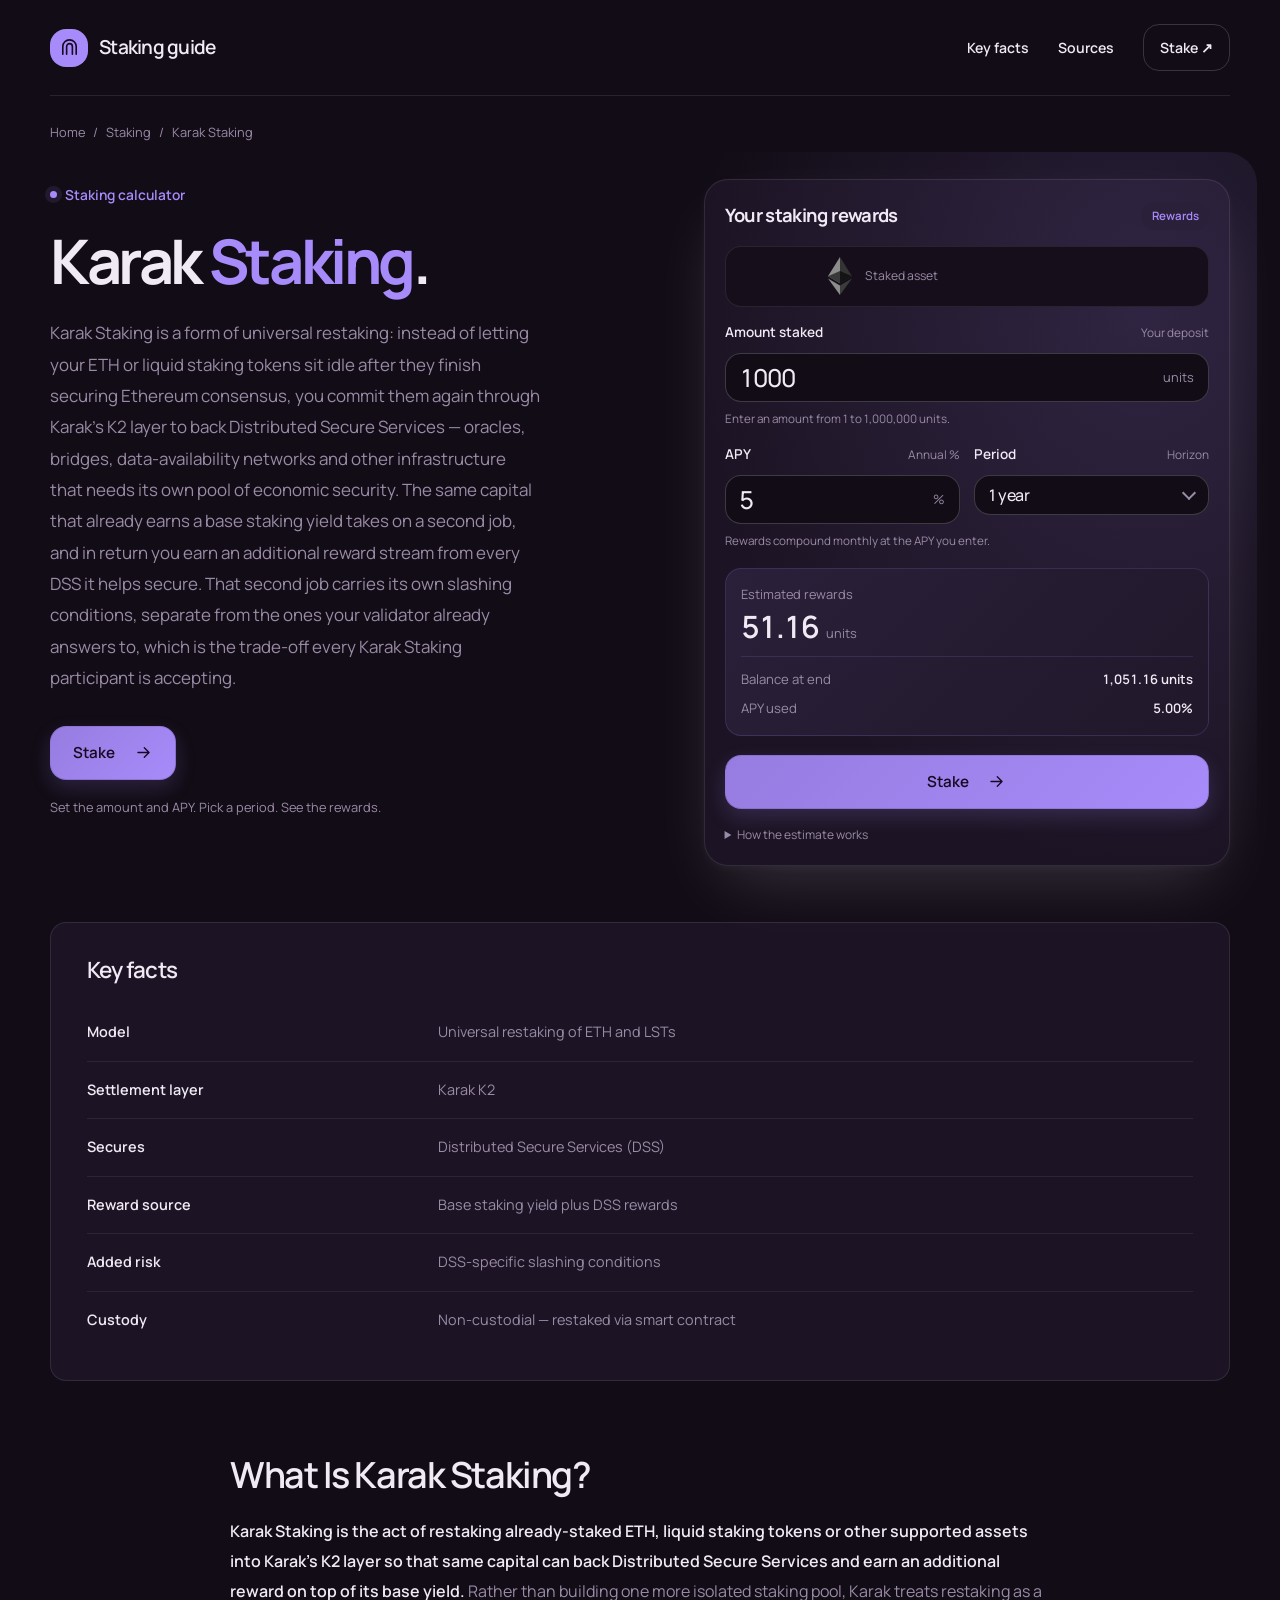
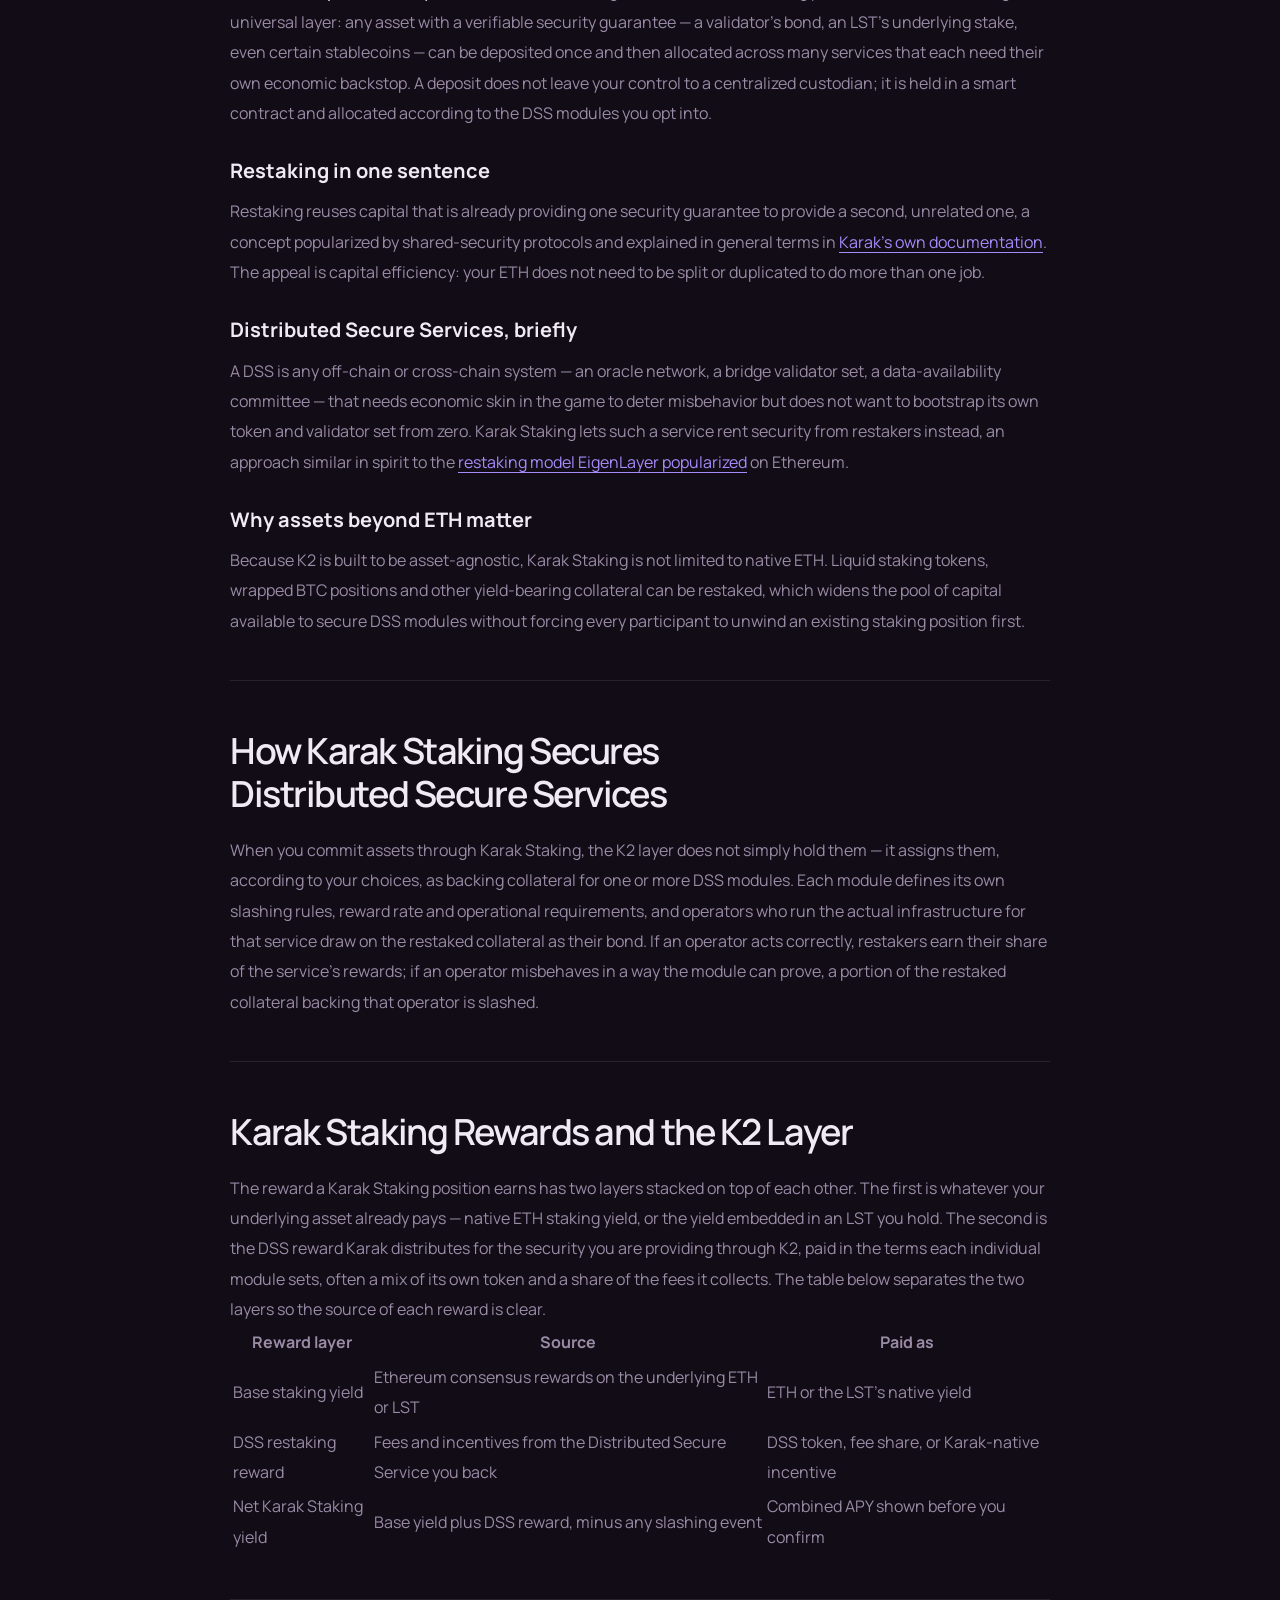
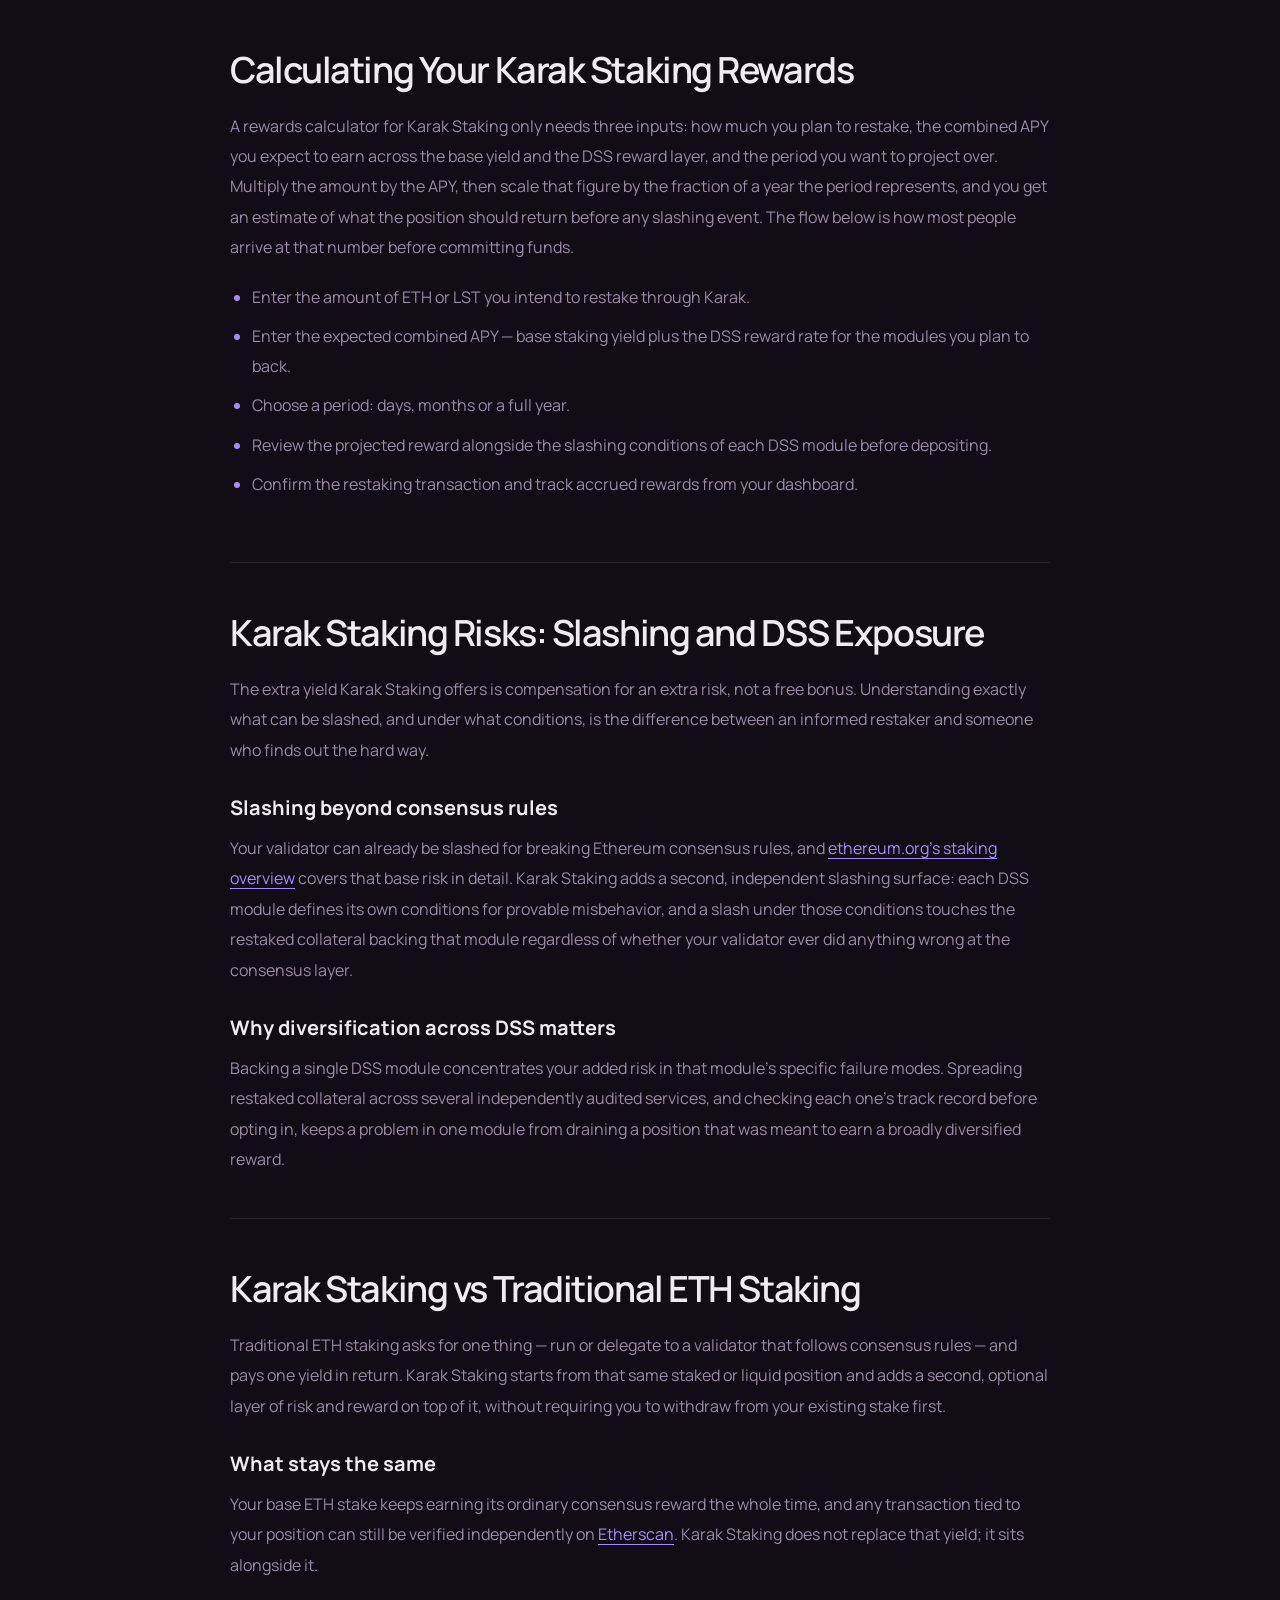
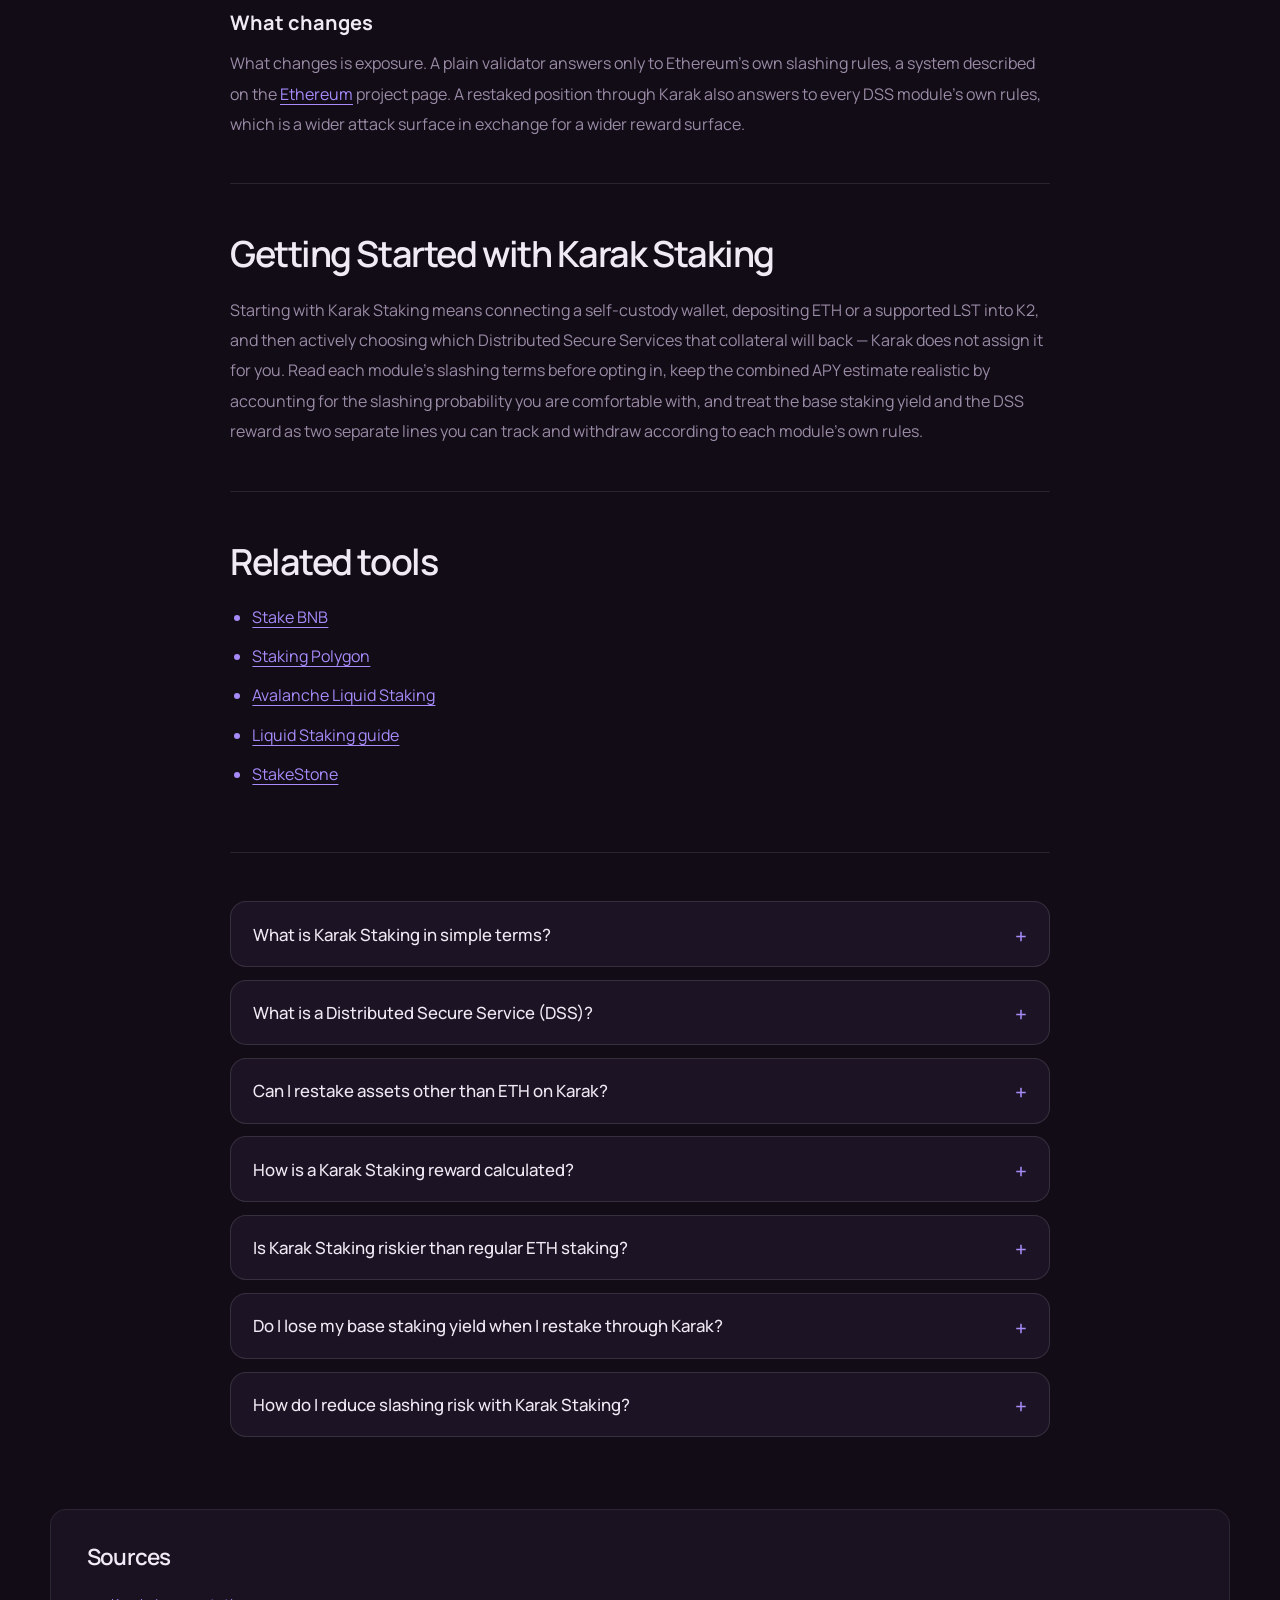
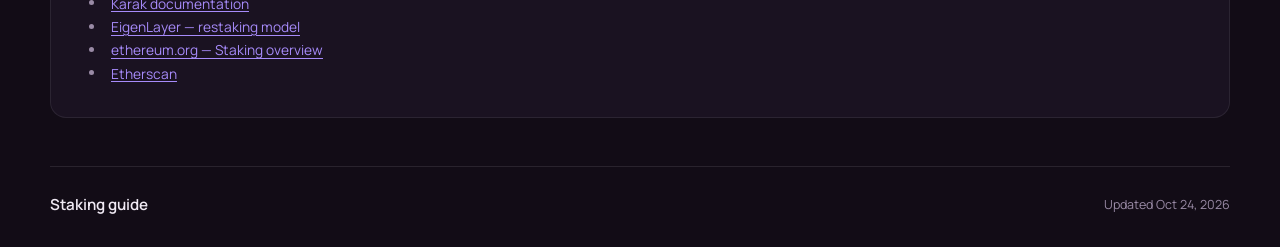
<file: index.html>
<!doctype html>
<html lang="en">
<head>
  <meta charset="utf-8">
  <meta name="viewport" content="width=device-width, initial-scale=1">
  <title>Karak Staking — Restake ETH & LSTs to Secure DSS</title>
  <meta name="description" content="Karak Staking lets you restake ETH, LSTs and other assets through the K2 layer to secure Distributed Secure Services, earning extra yield on top of your base stake while taking on added slashing exposure. See rewards, risk and the step-by-step flow.">
  <link rel="canonical" href="https://karak-staking.github.io/">
  <meta property="og:type" content="website">
  <meta property="og:title" content="Karak Staking">
  <meta property="og:description" content="Karak Staking lets you restake ETH, LSTs and other assets through the K2 layer to secure Distributed Secure Services, earning extra yield on top of your base stake while taking on added slashing exposure. See rewards, risk and the step-by-step flow.">
  <meta property="og:url" content="https://karak-staking.github.io/">
  <meta property="og:image" content="https://karak-staking.github.io/og.png">
  <meta name="twitter:card" content="summary_large_image">
  <meta name="twitter:title" content="Karak Staking">
  <meta name="twitter:description" content="Karak Staking lets you restake ETH, LSTs and other assets through the K2 layer to secure Distributed Secure Services, earning extra yield on top of your base stake while taking on added slashing exposure. See rewards, risk and the step-by-step flow.">
  <meta name="twitter:image" content="https://karak-staking.github.io/og.png">
<link rel="preconnect" href="https://fonts.googleapis.com"><link rel="preconnect" href="https://fonts.gstatic.com" crossorigin><link rel="stylesheet" href="https://fonts.googleapis.com/css2?family=Manrope:wght@400;500;600;700&family=Manrope:wght@500;600;700&display=swap">
<script type="application/ld+json">{"@context": "https://schema.org", "@graph": [{"@type": "WebSite", "@id": "https://karak-staking.github.io/#website", "url": "https://karak-staking.github.io/", "name": "Karak Staking — Restake ETH & LSTs to Secure DSS"}, {"@type": "WebPage", "@id": "https://karak-staking.github.io/#webpage", "url": "https://karak-staking.github.io/", "name": "Karak Staking — Restake ETH & LSTs to Secure DSS", "isPartOf": {"@id": "https://karak-staking.github.io/#website"}, "description": "Karak Staking lets you restake ETH, LSTs and other assets through the K2 layer to secure Distributed Secure Services, earning extra yield on top of your base stake while taking on added slashing exposure. See rewards, risk and the step-by-step flow.", "datePublished": "2026-10-24", "dateModified": "2026-10-24"}, {"@type": "SoftwareApplication", "name": "Karak Staking", "applicationCategory": "FinanceApplication", "operatingSystem": "Web", "offers": {"@type": "Offer", "price": "0", "priceCurrency": "USD"}}, {"@type": "BreadcrumbList", "itemListElement": [{"@type": "ListItem", "position": 1, "name": "Home", "item": "https://karak-staking.github.io/"}, {"@type": "ListItem", "position": 2, "name": "Staking"}, {"@type": "ListItem", "position": 3, "name": "Karak Staking"}]}, {"@type": "FAQPage", "mainEntity": [{"@type": "Question", "name": "What is Karak Staking in simple terms?", "acceptedAnswer": {"@type": "Answer", "text": "Karak Staking is restaking ETH, LSTs or other supported assets through Karak's K2 layer so that collateral also secures Distributed Secure Services, earning an additional reward on top of whatever base staking yield it already produces."}}, {"@type": "Question", "name": "What is a Distributed Secure Service (DSS)?", "acceptedAnswer": {"@type": "Answer", "text": "A DSS is infrastructure — an oracle, a bridge, a data-availability network — that needs economic security but does not want to bootstrap its own validator set. Karak Staking lets restakers supply that security in exchange for a share of the service's rewards."}}, {"@type": "Question", "name": "Can I restake assets other than ETH on Karak?", "acceptedAnswer": {"@type": "Answer", "text": "Yes. K2 is designed to be asset-agnostic, so liquid staking tokens and other yield-bearing collateral can be restaked alongside native ETH, widening the pool available to back DSS modules."}}, {"@type": "Question", "name": "How is a Karak Staking reward calculated?", "acceptedAnswer": {"@type": "Answer", "text": "Take the amount restaked, multiply it by the combined APY — base staking yield plus the DSS reward rate — and scale that by the fraction of the year you are projecting over. That gives an estimate before accounting for any slashing event."}}, {"@type": "Question", "name": "Is Karak Staking riskier than regular ETH staking?", "acceptedAnswer": {"@type": "Answer", "text": "It carries an additional risk layer. Regular ETH staking is only exposed to Ethereum's own slashing rules, while Karak Staking adds each DSS module's own slashing conditions on top of that, in exchange for an extra reward."}}, {"@type": "Question", "name": "Do I lose my base staking yield when I restake through Karak?", "acceptedAnswer": {"@type": "Answer", "text": "No. The base yield from your ETH or LST keeps accruing as usual; the DSS reward from Karak Staking is a second, separate layer added on top rather than a replacement."}}, {"@type": "Question", "name": "How do I reduce slashing risk with Karak Staking?", "acceptedAnswer": {"@type": "Answer", "text": "Diversify restaked collateral across multiple independently reviewed DSS modules rather than concentrating it in one, and read each module's specific slashing conditions before opting in."}}]}]}</script>
  <style>
    :root{--bg:#120C16;--surface:#1C1424;--text:#F0EAF4;--muted:#9A8BA6;--accent:#A78BFA;--accent-ink:#160A22;--radius:16px;--display:"Manrope";--body:"Manrope"}
    *{box-sizing:border-box}
    html{scroll-behavior:smooth;scroll-padding-top:2rem}
    body{margin:0;background:var(--bg);color:var(--text);font:400 1rem/1.7 var(--body);-webkit-font-smoothing:antialiased}
    a{color:var(--accent);text-underline-offset:.22em}
    a:hover{text-decoration-thickness:2px}
    :focus-visible{outline:3px solid var(--accent);outline-offset:5px}
    ::selection{background:var(--accent);color:var(--accent-ink)}
    h1,h2,h3,p{margin:0}
    h1,h2,h3{font-family:var(--display);text-wrap:balance}
    svg{display:block;flex-shrink:0}
    img{max-width:100%;height:auto}
    .c7f67d2{width:min(1180px,calc(100% - 64px));margin-inline:auto}
    .c0351be{position:absolute;top:1rem;left:1rem;z-index:10;transform:translateY(-200%);padding:.7rem 1rem;background:var(--surface);border-radius:var(--radius)}
    .c0351be:focus{transform:translateY(0)}
    .cf98b6b{min-height:96px;display:flex;align-items:center;justify-content:space-between;gap:2rem;border-bottom:1px solid color-mix(in srgb,var(--text) 10%,transparent)}
    .c33590e{display:inline-flex;align-items:center;gap:.7rem;color:var(--text);font:600 1.2rem/1 var(--display);letter-spacing:-.04em;text-decoration:none}
    .cc54e07{display:grid;place-items:center;width:38px;height:38px;background:var(--accent);color:var(--accent-ink);border-radius:var(--radius)}
    .c759306{display:flex;align-items:center;gap:1.8rem}
    .c759306>a{font-size:.88rem;font-weight:600;color:var(--text);text-decoration:none}
    .c759306>a:hover{color:var(--accent)}
    .c759306 .c41c6bb{padding:.65rem 1rem;border:1px solid color-mix(in srgb,var(--text) 18%,transparent);border-radius:var(--radius)}
    .c84943d{padding-top:1.6rem;font-size:.8rem;color:var(--muted)}
    .cffced9{display:flex;flex-wrap:wrap;align-items:center;gap:.5rem;color:var(--muted)}
    ol.cffced9,ul.cffced9,.cffced9 ol,.cffced9 ul{list-style:none;padding:0;margin:0;display:flex;flex-wrap:wrap;gap:.5rem}
    .cffced9 a{color:var(--muted);text-decoration:none}
    .cffced9 a:hover{color:var(--accent)}
    .cffced9 [aria-current]{color:var(--text)}
    .c33a341{position:relative;display:grid;grid-template-columns:minmax(0,1.12fr) minmax(0,1fr);align-items:start;gap:clamp(1.75rem,5vw,4rem);padding-block:2.25rem 3.5rem}
    .ceebe58{display:inline-flex;align-items:center;gap:.5rem;margin-bottom:1.35rem;color:var(--accent);font-size:.86rem;font-weight:600}
    .ceebe58::before{content:"";width:7px;height:7px;border-radius:50%;background:var(--accent);box-shadow:0 0 0 5px color-mix(in srgb,var(--accent) 10%,transparent)}
    h1{font-size:clamp(2.5rem,4.8vw,4.7rem);line-height:1.06;letter-spacing:-.055em;overflow-wrap:anywhere}
    h1 em{color:var(--accent);font-style:normal}
    .ce9e6ae{margin-top:1.5rem;max-width:49ch;font-size:1.06rem;line-height:1.85;color:var(--muted)}
    .c904e7a{display:inline-flex;justify-content:center;align-items:center;gap:1.15rem;min-height:54px;padding:.9rem 1.4rem;border:1px solid color-mix(in srgb,var(--accent-ink) 12%,transparent);border-radius:var(--radius);background:linear-gradient(135deg,color-mix(in srgb,var(--accent) 88%,var(--surface)),var(--accent));box-shadow:0 8px 20px color-mix(in srgb,var(--accent) 18%,transparent);color:var(--accent-ink);font:600 .95rem/1.4 var(--body);text-decoration:none;transition:transform .2s,box-shadow .2s}
    .c904e7a:hover{transform:translateY(-2px);box-shadow:0 12px 26px color-mix(in srgb,var(--accent) 26%,transparent)}
    .c5e35fa>.c904e7a{margin-top:2rem}
    .cdae8fa{margin-top:1.1rem;color:var(--muted);font-size:.8rem}
    .c399a6a{position:relative;isolation:isolate;min-width:0;padding:1.25rem;background:var(--surface);border:1px solid color-mix(in srgb,var(--text) 10%,transparent);border-radius:calc(var(--radius) * 1.5);box-shadow:0 28px 70px -20px color-mix(in srgb,var(--text) 19%,transparent),0 3px 10px color-mix(in srgb,var(--text) 4%,transparent)}
    .c399a6a::before{content:"";position:absolute;inset:-28px;z-index:-1;pointer-events:none;background:radial-gradient(ellipse at 80% 20%,color-mix(in srgb,var(--accent) 14%,transparent),transparent 68%);border-radius:calc(var(--radius) * 2)}
    .c51a566{display:flex;justify-content:space-between;align-items:center;gap:1rem;margin-bottom:.9rem}
    .c51a566 h2{font-size:1.15rem;letter-spacing:-.035em}
    .c7e9a56{padding:.25rem .65rem;border-radius:var(--radius);background:color-mix(in srgb,var(--accent) 10%,var(--surface));color:var(--accent);font-size:.72rem;font-weight:600}
    .c5dc35e{display:grid;grid-template-columns:minmax(0,1fr) 38px minmax(0,1fr);align-items:center;gap:.6rem;padding:.65rem .8rem;border:1px solid color-mix(in srgb,var(--text) 9%,transparent);border-radius:var(--radius);background:color-mix(in srgb,var(--bg) 65%,var(--surface))}
    .c922add{min-width:0;display:flex;align-items:center;gap:.7rem}
    .c922add:last-child{justify-content:flex-end}
    .c40c293{font-size:.76rem;color:var(--muted)}
    .cb1fa44{min-width:0;display:flex;align-items:center;justify-content:center;max-width:100px;min-height:38px;overflow-wrap:anywhere}
    .cb1fa44 img,.cb1fa44 svg{max-width:100%;max-height:38px;object-fit:contain}
    .route-arrow{display:grid;place-items:center;width:34px;height:34px;border:1px solid color-mix(in srgb,var(--text) 10%,transparent);border-radius:50%;color:var(--accent);background:var(--surface)}
    .cd7aa8e{margin-top:.9rem}
    .ca1c834{display:flex;align-items:baseline;justify-content:space-between;gap:1rem;margin-bottom:.55rem}
    .ca1c834 label{font-size:.85rem;font-weight:600}
    .c781be7{font-size:.74rem;color:var(--muted)}
    .c410ca8{display:flex;align-items:center;gap:.8rem;padding:.55rem .85rem;border:1px solid color-mix(in srgb,var(--text) 20%,transparent);border-radius:var(--radius);background:var(--bg);transition:border-color .2s,box-shadow .2s}
    .c410ca8:focus-within{border-color:var(--accent);box-shadow:0 0 0 3px color-mix(in srgb,var(--accent) 12%,transparent)}
    .c410ca8:has([aria-invalid="true"]){border-color:var(--accent)}
    .c410ca8 input{width:100%;min-width:0;padding:0;border:0;outline:none;background:var(--bg);color:var(--text);font:500 1.55rem/1.2 var(--display);letter-spacing:-.04em;font-variant-numeric:tabular-nums}
    .c410ca8 input::placeholder{color:var(--muted)}
    .c410ca8>span{font-size:.8rem;color:var(--muted)}
    .c1425f2{min-height:1.4em;margin-top:.5rem;font-size:.73rem;color:var(--muted)}
    .ccd922f{display:grid;grid-template-columns:1fr 1fr;gap:.9rem;margin-top:.8rem}
    .ccd922f .cd7aa8e{margin-top:0}
    .c15640a{position:relative}
    .c15640a::after{content:"";position:absolute;right:.95rem;top:50%;width:.5rem;height:.5rem;border-right:2px solid var(--muted);border-bottom:2px solid var(--muted);transform:translateY(-70%) rotate(45deg);pointer-events:none}
    .cf923c5{width:100%;padding:.55rem 2rem .55rem .85rem;border:1px solid color-mix(in srgb,var(--text) 20%,transparent);border-radius:var(--radius);background:var(--bg);color:var(--text);font:500 1rem/1.3 var(--display);letter-spacing:-.02em;appearance:none;-webkit-appearance:none;cursor:pointer}
    .cf923c5:focus-visible{border-color:var(--accent);outline:none;box-shadow:0 0 0 3px color-mix(in srgb,var(--accent) 12%,transparent)}
    .c754f9c{margin-top:1rem;padding:.95rem;border:1px solid color-mix(in srgb,var(--accent) 17%,transparent);border-radius:var(--radius);background:linear-gradient(135deg,color-mix(in srgb,var(--accent) 10%,var(--surface)),color-mix(in srgb,var(--accent) 3%,var(--surface)))}
    .c0cf936{font-size:.8rem;color:var(--muted)}
    .c46e167{display:flex;align-items:baseline;flex-wrap:wrap;gap:.5rem;margin:.2rem 0 .7rem}
    .c46e167 output{font:600 clamp(1.5rem,2.4vw,2.05rem)/1.15 var(--display);letter-spacing:-.05em;font-variant-numeric:tabular-nums;overflow-wrap:anywhere}
    .c46e167 span{font-size:.8rem;color:var(--muted)}
    .c7b3dcb{display:grid;gap:.4rem;margin:0;padding-top:.7rem;border-top:1px solid color-mix(in srgb,var(--accent) 14%,transparent);font-size:.82rem}
    .c7b3dcb>div{display:flex;justify-content:space-between;gap:1rem}
    .c7b3dcb dt{color:var(--muted)}
    .c7b3dcb dd{margin:0;font-weight:600;text-align:right;font-variant-numeric:tabular-nums}
    .c399a6a>.c904e7a{width:100%;margin-top:1.2rem}
    .cd9dae3{margin-top:1rem;font-size:.75rem;color:var(--muted)}
    .cd9dae3 summary{cursor:pointer;width:fit-content;text-underline-offset:.2em}
    .cd9dae3 summary:hover{color:var(--accent)}
    .cd9dae3 p{margin-top:.55rem;line-height:1.7}
    .c2b6001{padding:2rem 2.25rem;border:1px solid color-mix(in srgb,var(--text) 10%,transparent);border-radius:var(--radius);background:var(--surface)}
    .cc7b5a7{font:600 1.4rem/1.3 var(--display);letter-spacing:-.035em;margin-bottom:1.25rem}
    .cc9eccb{overflow-x:auto}
    .c6ad26e{width:100%;border-collapse:collapse;text-align:left;font-size:.9rem}
    .c6ad26e caption{text-align:left;margin-bottom:1rem;color:var(--muted)}
    .c6ad26e th,.c6ad26e td{padding:1rem 1.2rem;border-bottom:1px solid color-mix(in srgb,var(--text) 8%,transparent);vertical-align:top}
    .c6ad26e th:first-child,.c6ad26e td:first-child{padding-left:0}
    .c6ad26e th:last-child,.c6ad26e td:last-child{padding-right:0}
    .c6ad26e th{font-weight:600;color:var(--text)}
    .c6ad26e td{color:var(--muted)}
    .c6ad26e tbody tr:last-child>*{border-bottom:0}
    .c6ad26e thead{background:color-mix(in srgb,var(--accent) 5%,var(--surface))}
    .c21a2f9{max-width:820px;margin:4.5rem auto}
    .c280df7{margin-block:0 3rem;padding-bottom:2.75rem;border-bottom:1px solid color-mix(in srgb,var(--text) 10%,transparent)}
    .ca2e7d5{margin:0 0 1.2rem;font:600 clamp(1.65rem,3vw,2.25rem)/1.2 var(--display);letter-spacing:-.04em}
    .c975128{color:var(--muted);line-height:1.9;overflow-wrap:anywhere}
    .c975128 p+p{margin-top:1.1rem}
    .c975128 h3{margin:1.8rem 0 .7rem;font-size:1.25rem;line-height:1.4;color:var(--text)}
    .c975128 strong{color:var(--text);font-weight:600}
    .c975128 ul,.c975128 ol{padding-left:1.4rem;margin-block:1.2rem}
    .c975128 li+li{margin-top:.55rem}
    .c975128 li::marker{color:var(--accent)}
    .c975128 blockquote{margin:1.5rem 0;padding:1rem 1.4rem;border-left:3px solid var(--accent);border-radius:0 var(--radius) var(--radius) 0;background:color-mix(in srgb,var(--accent) 6%,var(--surface));color:var(--text)}
    .cb49231{margin-block:.8rem;border:1px solid color-mix(in srgb,var(--text) 12%,transparent);border-radius:var(--radius);background:var(--surface);overflow:hidden}
    .cba0f6d{position:relative;cursor:pointer;padding:1.2rem 3.3rem 1.2rem 1.35rem;list-style:none;font:500 1.05rem/1.5 var(--display);color:var(--text)}
    .cba0f6d::-webkit-details-marker{display:none}
    .cba0f6d::after{content:"+";position:absolute;right:1.35rem;top:1.15rem;color:var(--accent);font-size:1.3rem}
    .cb49231[open]>.cba0f6d::after{content:"−"}
    .cb49231[open]{border-color:color-mix(in srgb,var(--accent) 35%,transparent)}
    .cba0f6d:focus-visible{outline-offset:-5px;border-radius:var(--radius)}
    .cd8c724{padding:0 1.35rem 1.35rem;color:var(--muted);font-size:.95rem;line-height:1.85;overflow-wrap:anywhere}
    .cd8c724 p+p{margin-top:.8rem}
    .c241e04{padding:2rem 2.25rem;border-radius:var(--radius);background:color-mix(in srgb,var(--surface) 75%,var(--bg));border:1px solid color-mix(in srgb,var(--text) 8%,transparent)}
    .c78dbd1{margin:0;padding-left:1.2rem;color:var(--muted);font-size:.86rem}
    .c17136b{padding:.35rem 0 .35rem .3rem;overflow-wrap:anywhere}
    .c17136b::marker{color:var(--muted)}
    .c17136b a{color:var(--text);text-decoration-color:color-mix(in srgb,var(--accent) 45%,transparent)}
    .c17136b a:hover{color:var(--accent)}
    .cb2b9d4{display:flex;justify-content:space-between;align-items:center;flex-wrap:wrap;gap:1rem;margin-top:3rem;padding-block:1.7rem 2rem;border-top:1px solid color-mix(in srgb,var(--text) 10%,transparent);color:var(--muted);font-size:.78rem}
    .cd787a3{font:600 .95rem/1.4 var(--display);color:var(--text)}
    @media(min-width:1400px){.c33a341{padding-block:2.75rem 4rem}}
    @media(max-width:900px){.c33a341{gap:2rem;grid-template-columns:minmax(0,1fr) minmax(0,1fr)}.c399a6a{padding:1.25rem}.c5dc35e{padding:.8rem}.c922add{flex-direction:column;gap:.25rem}.c922add:last-child{flex-direction:column-reverse}h1{font-size:clamp(2.5rem,5.5vw,4rem)}}
    @media(max-width:720px){.c7f67d2{width:calc(100% - 40px)}.cf98b6b{min-height:78px;gap:1rem}.c759306{gap:1rem}.c759306>.c0cad21{display:none}.c33a341{grid-template-columns:minmax(0,1fr);padding-block:2.75rem 3rem;gap:2.5rem}.c5e35fa{max-width:560px}h1{font-size:clamp(2.6rem,9vw,4rem)}.ce9e6ae{font-size:1rem}.c399a6a{width:100%;max-width:520px;justify-self:center;padding:1.5rem}.c922add,.c922add:last-child{flex-direction:row}.c2b6001,.c241e04{padding:1.5rem}.c21a2f9{margin-block:3rem}.c6ad26e th,.c6ad26e td{padding:.85rem .75rem}.c280df7{margin-bottom:2rem;padding-bottom:2rem}.cb2b9d4{margin-top:2rem}}
    @media(max-width:380px){.c7f67d2{width:calc(100% - 28px)}.c399a6a{padding:1rem}.c33590e{font-size:1.05rem}.c759306 .c41c6bb{padding:.55rem .7rem}.c922add,.c922add:last-child{flex-direction:column}.c922add:last-child{flex-direction:column-reverse}.c2b6001,.c241e04{padding:1.1rem}.c7b3dcb{font-size:.76rem}}
    @media(prefers-reduced-motion:reduce){html{scroll-behavior:auto}*,*::before,*::after{transition:none!important}}
  </style>
</head>
<body>
  <a class="c0351be" href="#content">Skip to content</a>
  <div class="c7f67d2">
    <nav class="cf98b6b" aria-label="Primary navigation">
      <a class="c33590e" href="#" aria-label="Staking guide home">
        <span class="cc54e07" aria-hidden="true"><svg width="23" height="23" viewBox="0 0 24 24" fill="none"><path d="M5 19V11a7 7 0 0 1 14 0v8M9 19v-8a3 3 0 0 1 6 0v8" stroke="var(--accent-ink)" stroke-width="1.7" stroke-linecap="round"/></svg></span>
        Staking guide
      </a>
      <div class="c759306">
        <a class="c0cad21" href="#key-facts">Key facts</a>
        <a class="c0cad21" href="#sources">Sources</a>
        <a class="c41c6bb" href="dashboard/">Stake <span aria-hidden="true">↗</span></a>
      </div>
    </nav>
    <div class="c84943d"><nav class="cffced9" aria-label="Breadcrumb"><a href="dashboard/">Home</a> <span>/</span> <span>Staking</span> <span>/</span> <span>Karak Staking</span></nav></div>
    <section class="c33a341" aria-labelledby="hero-heading">
      <div class="c5e35fa">
        <span class="ceebe58">Staking calculator</span>
        <h1 id="hero-heading">Karak <em>Staking</em>.</h1>
        <p class="ce9e6ae">Karak Staking is a form of universal restaking: instead of letting your ETH or liquid staking tokens sit idle after they finish securing Ethereum consensus, you commit them again through Karak's K2 layer to back Distributed Secure Services — oracles, bridges, data-availability networks and other infrastructure that needs its own pool of economic security. The same capital that already earns a base staking yield takes on a second job, and in return you earn an additional reward stream from every DSS it helps secure. That second job carries its own slashing conditions, separate from the ones your validator already answers to, which is the trade-off every Karak Staking participant is accepting.</p>
        <a class="c904e7a" href="dashboard/">Stake <svg aria-hidden="true" width="19" height="19" viewBox="0 0 24 24" fill="none"><path d="M5 12h14m-6-6 6 6-6 6" stroke="var(--accent-ink)" stroke-width="1.7" stroke-linecap="round" stroke-linejoin="round"/></svg></a>
        <p class="cdae8fa">Set the amount and APY. Pick a period. See the rewards.</p>
      </div>
      <aside class="c399a6a" aria-labelledby="calculator-heading">
        <div class="c51a566">
          <h2 id="calculator-heading">Your staking rewards</h2>
          <span class="c7e9a56">Rewards</span>
        </div>
        <div class="c5dc35e" aria-label="Staked asset">
          <div class="c922add"><span class="cb1fa44"><img src="assets/tokens/eth.svg" alt="Ethereum" width="28" height="28"></span><span class="c40c293">Staked asset</span></div>
        </div>
        <div class="cd7aa8e">
          <div class="ca1c834"><label for="amount">Amount staked</label><span class="c781be7">Your deposit</span></div>
          <div class="c410ca8"><input id="amount" type="text" inputmode="decimal" value="1000" autocomplete="off" spellcheck="false" maxlength="24" aria-describedby="amount-help" aria-invalid="false"><span>units</span></div>
          <p id="amount-help" class="c1425f2">Enter an amount from 1 to 1,000,000 units.</p>
        </div>
        <div class="ccd922f">
          <div class="cd7aa8e">
            <div class="ca1c834"><label for="apy">APY</label><span class="c781be7">Annual %</span></div>
            <div class="c410ca8"><input id="apy" type="text" inputmode="decimal" value="5" autocomplete="off" spellcheck="false" maxlength="6" aria-describedby="apy-help" aria-invalid="false"><span>%</span></div>
          </div>
          <div class="cd7aa8e">
            <div class="ca1c834"><label for="period">Period</label><span class="c781be7">Horizon</span></div>
            <div class="c15640a"><select id="period" class="cf923c5"><option value="0.0833">1 month</option><option value="0.5">6 months</option><option value="1" selected>1 year</option><option value="3">3 years</option></select></div>
          </div>
        </div>
        <p id="apy-help" class="c1425f2">Rewards compound monthly at the APY you enter.</p>
        <div class="c754f9c" aria-live="polite" aria-atomic="true">
          <p class="c0cf936">Estimated rewards</p>
          <div class="c46e167"><output id="received" for="amount">51.16</output><span>units</span></div>
          <dl class="c7b3dcb">
            <div><dt>Balance at end</dt><dd><output id="total" for="amount">1,051.16</output> units</dd></div>
            <div><dt>APY used</dt><dd><output id="apyout" for="amount">5.00%</output></dd></div>
          </dl>
        </div>
        <a class="c904e7a" href="dashboard/">Stake <svg aria-hidden="true" width="19" height="19" viewBox="0 0 24 24" fill="none"><path d="M5 12h14m-6-6 6 6-6 6" stroke="var(--accent-ink)" stroke-width="1.7" stroke-linecap="round" stroke-linejoin="round"/></svg></a>
        <details class="cd9dae3">
          <summary>How the estimate works</summary>
          <p>Rewards compound monthly: the balance at the end equals the amount staked times (1 + APY/12) raised to the number of months in the period, and the estimated rewards are that balance minus your deposit. The APY you enter is the annual rate; actual rates vary with the network and validator.</p>
        </details>
        <noscript><p class="c1425f2">Enable JavaScript to calculate a different amount.</p></noscript>
      </aside>
    </section>
    <section id="key-facts" class="c2b6001" aria-labelledby="facts-heading">
      <h2 id="facts-heading" class="cc7b5a7">Key facts</h2>
      <div class="cc9eccb"><table class="c6ad26e"><tbody><tr><th scope="row">Model</th><td>Universal restaking of ETH and LSTs</td></tr>
<tr><th scope="row">Settlement layer</th><td>Karak K2</td></tr>
<tr><th scope="row">Secures</th><td>Distributed Secure Services (DSS)</td></tr>
<tr><th scope="row">Reward source</th><td>Base staking yield plus DSS rewards</td></tr>
<tr><th scope="row">Added risk</th><td>DSS-specific slashing conditions</td></tr>
<tr><th scope="row">Custody</th><td>Non-custodial — restaked via smart contract</td></tr></tbody></table></div>
    </section>
    <main id="content" class="c21a2f9">
      <section class="c280df7"><h2 class="ca2e7d5">What Is Karak Staking?</h2><div class="c975128"><strong>Karak Staking is the act of restaking already-staked ETH, liquid staking tokens or other supported assets into Karak's K2 layer so that same capital can back Distributed Secure Services and earn an additional reward on top of its base yield.</strong> Rather than building one more isolated staking pool, Karak treats restaking as a universal layer: any asset with a verifiable security guarantee — a validator's bond, an LST's underlying stake, even certain stablecoins — can be deposited once and then allocated across many services that each need their own economic backstop. A deposit does not leave your control to a centralized custodian; it is held in a smart contract and allocated according to the DSS modules you opt into.<h3>Restaking in one sentence</h3>Restaking reuses capital that is already providing one security guarantee to provide a second, unrelated one, a concept popularized by shared-security protocols and explained in general terms in <a href="https://docs.karak.network/" rel="nofollow noopener" target="_blank">Karak's own documentation</a>. The appeal is capital efficiency: your ETH does not need to be split or duplicated to do more than one job.<h3>Distributed Secure Services, briefly</h3>A DSS is any off-chain or cross-chain system — an oracle network, a bridge validator set, a data-availability committee — that needs economic skin in the game to deter misbehavior but does not want to bootstrap its own token and validator set from zero. Karak Staking lets such a service rent security from restakers instead, an approach similar in spirit to the <a href="https://www.eigenlayer.xyz/" rel="nofollow noopener" target="_blank">restaking model EigenLayer popularized</a> on Ethereum.<h3>Why assets beyond ETH matter</h3>Because K2 is built to be asset-agnostic, Karak Staking is not limited to native ETH. Liquid staking tokens, wrapped BTC positions and other yield-bearing collateral can be restaked, which widens the pool of capital available to secure DSS modules without forcing every participant to unwind an existing staking position first.</div></section>
<section class="c280df7"><h2 class="ca2e7d5">How Karak Staking Secures Distributed Secure Services</h2><div class="c975128">When you commit assets through Karak Staking, the K2 layer does not simply hold them — it assigns them, according to your choices, as backing collateral for one or more DSS modules. Each module defines its own slashing rules, reward rate and operational requirements, and operators who run the actual infrastructure for that service draw on the restaked collateral as their bond. If an operator acts correctly, restakers earn their share of the service's rewards; if an operator misbehaves in a way the module can prove, a portion of the restaked collateral backing that operator is slashed.</div></section>
<section class="c280df7"><h2 class="ca2e7d5">Karak Staking Rewards and the K2 Layer</h2><div class="c975128">The reward a Karak Staking position earns has two layers stacked on top of each other. The first is whatever your underlying asset already pays — native ETH staking yield, or the yield embedded in an LST you hold. The second is the DSS reward Karak distributes for the security you are providing through K2, paid in the terms each individual module sets, often a mix of its own token and a share of the fees it collects. The table below separates the two layers so the source of each reward is clear.<table><thead><tr><th>Reward layer</th><th>Source</th><th>Paid as</th></tr></thead><tbody><tr><td>Base staking yield</td><td>Ethereum consensus rewards on the underlying ETH or LST</td><td>ETH or the LST's native yield</td></tr><tr><td>DSS restaking reward</td><td>Fees and incentives from the Distributed Secure Service you back</td><td>DSS token, fee share, or Karak-native incentive</td></tr><tr><td>Net Karak Staking yield</td><td>Base yield plus DSS reward, minus any slashing event</td><td>Combined APY shown before you confirm</td></tr></tbody></table></div></section>
<section class="c280df7"><h2 class="ca2e7d5">Calculating Your Karak Staking Rewards</h2><div class="c975128">A rewards calculator for Karak Staking only needs three inputs: how much you plan to restake, the combined APY you expect to earn across the base yield and the DSS reward layer, and the period you want to project over. Multiply the amount by the APY, then scale that figure by the fraction of a year the period represents, and you get an estimate of what the position should return before any slashing event. The flow below is how most people arrive at that number before committing funds.<ul><li>Enter the amount of ETH or LST you intend to restake through Karak.</li><li>Enter the expected combined APY — base staking yield plus the DSS reward rate for the modules you plan to back.</li><li>Choose a period: days, months or a full year.</li><li>Review the projected reward alongside the slashing conditions of each DSS module before depositing.</li><li>Confirm the restaking transaction and track accrued rewards from your dashboard.</li></ul></div></section>
<section class="c280df7"><h2 class="ca2e7d5">Karak Staking Risks: Slashing and DSS Exposure</h2><div class="c975128">The extra yield Karak Staking offers is compensation for an extra risk, not a free bonus. Understanding exactly what can be slashed, and under what conditions, is the difference between an informed restaker and someone who finds out the hard way.<h3>Slashing beyond consensus rules</h3>Your validator can already be slashed for breaking Ethereum consensus rules, and <a href="https://ethereum.org/en/staking/" rel="nofollow noopener" target="_blank">ethereum.org's staking overview</a> covers that base risk in detail. Karak Staking adds a second, independent slashing surface: each DSS module defines its own conditions for provable misbehavior, and a slash under those conditions touches the restaked collateral backing that module regardless of whether your validator ever did anything wrong at the consensus layer.<h3>Why diversification across DSS matters</h3>Backing a single DSS module concentrates your added risk in that module's specific failure modes. Spreading restaked collateral across several independently audited services, and checking each one's track record before opting in, keeps a problem in one module from draining a position that was meant to earn a broadly diversified reward.</div></section>
<section class="c280df7"><h2 class="ca2e7d5">Karak Staking vs Traditional ETH Staking</h2><div class="c975128">Traditional ETH staking asks for one thing — run or delegate to a validator that follows consensus rules — and pays one yield in return. Karak Staking starts from that same staked or liquid position and adds a second, optional layer of risk and reward on top of it, without requiring you to withdraw from your existing stake first.<h3>What stays the same</h3>Your base ETH stake keeps earning its ordinary consensus reward the whole time, and any transaction tied to your position can still be verified independently on <a href="https://etherscan.io/" rel="nofollow noopener" target="_blank">Etherscan</a>. Karak Staking does not replace that yield; it sits alongside it.<h3>What changes</h3>What changes is exposure. A plain validator answers only to Ethereum's own slashing rules, a system described on the <a href="https://en.wikipedia.org/wiki/Ethereum" rel="nofollow noopener" target="_blank">Ethereum</a> project page. A restaked position through Karak also answers to every DSS module's own rules, which is a wider attack surface in exchange for a wider reward surface.</div></section>
<section class="c280df7"><h2 class="ca2e7d5">Getting Started with Karak Staking</h2><div class="c975128">Starting with Karak Staking means connecting a self-custody wallet, depositing ETH or a supported LST into K2, and then actively choosing which Distributed Secure Services that collateral will back — Karak does not assign it for you. Read each module's slashing terms before opting in, keep the combined APY estimate realistic by accounting for the slashing probability you are comfortable with, and treat the base staking yield and the DSS reward as two separate lines you can track and withdraw according to each module's own rules.</div></section><section class="c280df7 c74a2a3" id="related"><h2 class="ca2e7d5">Related tools</h2><div class="c975128"><ul><li><a href="https://stake-bnb.github.io/">Stake BNB</a></li><li><a href="https://staking-polygon-site.github.io/">Staking Polygon</a></li><li><a href="https://avalanche-liquid-staking.github.io/">Avalanche Liquid Staking</a></li><li><a href="https://liquidstaking.github.io/">Liquid Staking guide</a></li><li><a href="https://stakestone-app.github.io/">StakeStone</a></li></ul></div></section>
      <details class="cb49231"><summary class="cba0f6d">What is Karak Staking in simple terms?</summary><div class="cd8c724">Karak Staking is restaking ETH, LSTs or other supported assets through Karak's K2 layer so that collateral also secures Distributed Secure Services, earning an additional reward on top of whatever base staking yield it already produces.</div></details>
<details class="cb49231"><summary class="cba0f6d">What is a Distributed Secure Service (DSS)?</summary><div class="cd8c724">A DSS is infrastructure — an oracle, a bridge, a data-availability network — that needs economic security but does not want to bootstrap its own validator set. Karak Staking lets restakers supply that security in exchange for a share of the service's rewards.</div></details>
<details class="cb49231"><summary class="cba0f6d">Can I restake assets other than ETH on Karak?</summary><div class="cd8c724">Yes. K2 is designed to be asset-agnostic, so liquid staking tokens and other yield-bearing collateral can be restaked alongside native ETH, widening the pool available to back DSS modules.</div></details>
<details class="cb49231"><summary class="cba0f6d">How is a Karak Staking reward calculated?</summary><div class="cd8c724">Take the amount restaked, multiply it by the combined APY — base staking yield plus the DSS reward rate — and scale that by the fraction of the year you are projecting over. That gives an estimate before accounting for any slashing event.</div></details>
<details class="cb49231"><summary class="cba0f6d">Is Karak Staking riskier than regular ETH staking?</summary><div class="cd8c724">It carries an additional risk layer. Regular ETH staking is only exposed to Ethereum's own slashing rules, while Karak Staking adds each DSS module's own slashing conditions on top of that, in exchange for an extra reward.</div></details>
<details class="cb49231"><summary class="cba0f6d">Do I lose my base staking yield when I restake through Karak?</summary><div class="cd8c724">No. The base yield from your ETH or LST keeps accruing as usual; the DSS reward from Karak Staking is a second, separate layer added on top rather than a replacement.</div></details>
<details class="cb49231"><summary class="cba0f6d">How do I reduce slashing risk with Karak Staking?</summary><div class="cd8c724">Diversify restaked collateral across multiple independently reviewed DSS modules rather than concentrating it in one, and read each module's specific slashing conditions before opting in.</div></details>
    </main>
    <section id="sources" class="c241e04" aria-labelledby="sources-heading">
      <h2 id="sources-heading" class="cc7b5a7">Sources</h2>
      <ul class="c78dbd1"><li><a class="c17136b" href="https://docs.karak.network/" rel="nofollow noopener" target="_blank">Karak documentation</a></li>
<li><a class="c17136b" href="https://www.eigenlayer.xyz/" rel="nofollow noopener" target="_blank">EigenLayer — restaking model</a></li>
<li><a class="c17136b" href="https://ethereum.org/en/staking/" rel="nofollow noopener" target="_blank">ethereum.org — Staking overview</a></li>
<li><a class="c17136b" href="https://etherscan.io/" rel="nofollow noopener" target="_blank">Etherscan</a></li></ul>
    </section>
    <footer class="cb2b9d4">
      <span class="cd787a3">Staking guide</span>
      <div>Updated Oct 24, 2026</div>
    </footer>
  </div>
  <script>
    (() => {
      const amount = document.getElementById('amount');
      const apy = document.getElementById('apy');
      const period = document.getElementById('period');
      const help = document.getElementById('amount-help');
      const received = document.getElementById('received');
      const total = document.getElementById('total');
      const apyout = document.getElementById('apyout');
      const format = new Intl.NumberFormat('en-US', { minimumFractionDigits: 2, maximumFractionDigits: 2 });
      let pending;
      function num(el, min, max) {
        const raw = el.value.trim();
        const ok = /^(?:\d+(?:[.,]\d{1,4})?|[.,]\d{1,4})$/.test(raw);
        const v = ok ? Number(raw.replace(',', '.')) : NaN;
        return (Number.isFinite(v) && v >= min && v <= max) ? v : NaN;
      }
      function calculate() {
        const value = num(amount, 1, 1000000);
        const rate = num(apy, 0, 1000);
        amount.setAttribute('aria-invalid', String(Number.isNaN(value)));
        apy.setAttribute('aria-invalid', String(Number.isNaN(rate)));
        if (Number.isNaN(value) || Number.isNaN(rate)) {
          received.textContent = '—';
          total.textContent = '—';
          apyout.textContent = '—';
          help.textContent = 'Enter an amount (1–1,000,000) and an APY (0–1,000%).';
          return;
        }
        const years = Number(period.value) || 1;
        const months = Math.max(1, Math.round(years * 12));
        const monthly = rate / 100 / 12;
        const endBalance = value * Math.pow(1 + monthly, months);
        received.textContent = format.format(endBalance - value);
        total.textContent = format.format(endBalance);
        apyout.textContent = format.format(rate) + '%';
        help.textContent = 'Enter an amount from 1 to 1,000,000 units.';
      }
      amount.addEventListener('input', () => { clearTimeout(pending); pending = setTimeout(calculate, 180); });
      apy.addEventListener('input', () => { clearTimeout(pending); pending = setTimeout(calculate, 180); });
      amount.addEventListener('blur', () => { clearTimeout(pending); calculate(); });
      apy.addEventListener('blur', () => { clearTimeout(pending); calculate(); });
      period.addEventListener('change', calculate);
      calculate();
    })();
  </script>
</body>
</html>
</file>
